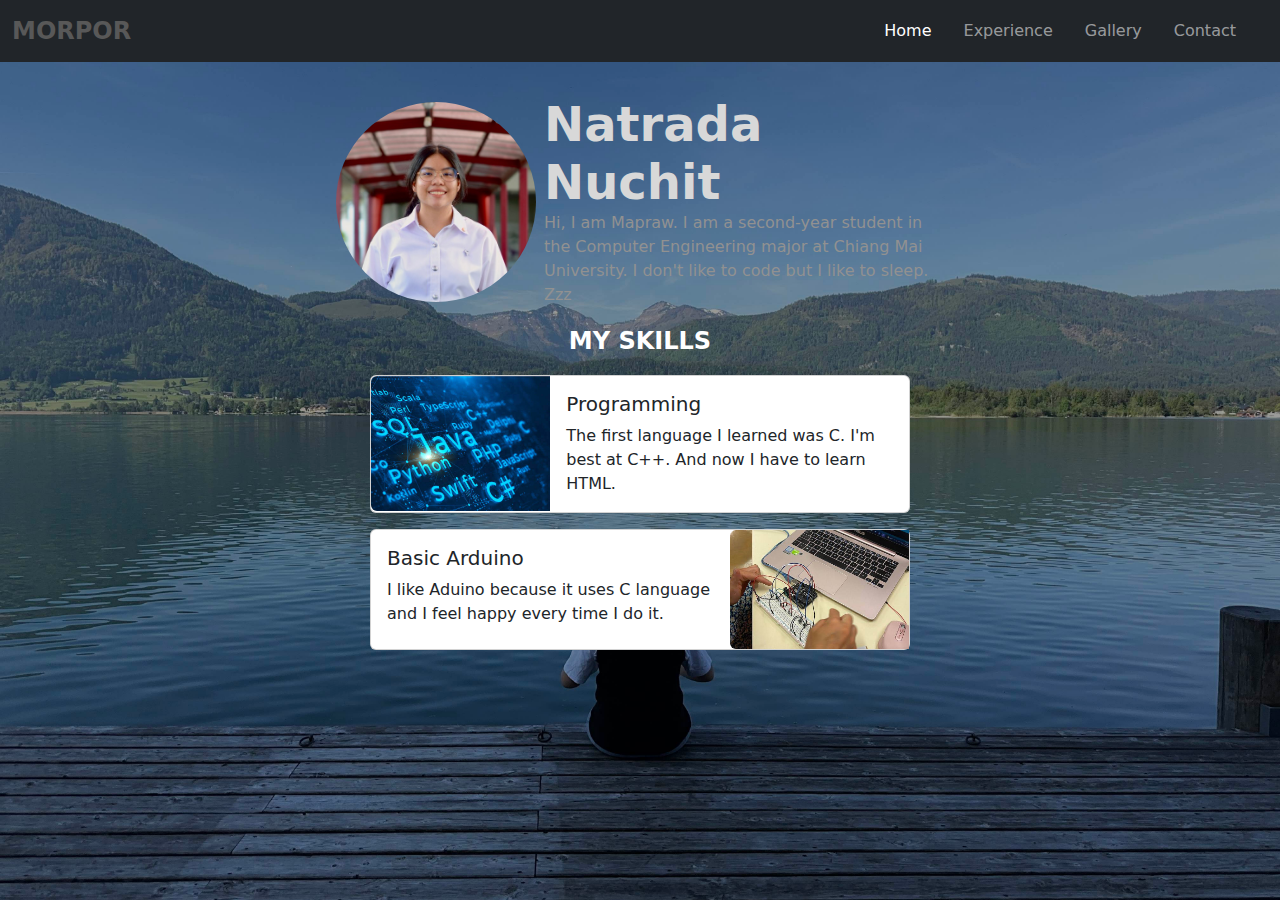
<file: index.html>
<!DOCTYPE html>
<html lang="en">
  <head>
    <meta charset="UTF-8" />
    <meta name="viewport" content="width=device-width, initial-scale=1.0" />
    <title>My Portfolio</title>
    <link href="https://cdn.jsdelivr.net/npm/bootstrap@5.3.3/dist/css/bootstrap.min.css" rel="stylesheet" integrity="sha384-QWTKZyjpPEjISv5WaRU9OFeRpok6YctnYmDr5pNlyT2bRjXh0JMhjY6hW+ALEwIH" crossorigin="anonymous">
    <script src="https://cdn.jsdelivr.net/npm/bootstrap@5.3.3/dist/js/bootstrap.bundle.min.js" integrity="sha384-YvpcrYf0tY3lHB60NNkmXc5s9fDVZLESaAA55NDzOxhy9GkcIdslK1eN7N6jIeHz" crossorigin="anonymous"></script>
    <link rel="stylesheet" href="style.css">
  </head>

  <body>

    <div>
      <nav class="navbar navbar-expand-lg bg-dark navbar-dark fixed-top">
        <div class="container-fluid">
          <a class="navbar-brand fs-4 fw-bold" style="color: rgb(88, 88, 88);" href="./index.html">MORPOR</a>

          <button class="navbar-toggler shadow-none border-0" type="button" data-bs-toggle="offcanvas" data-bs-target="#offcanvasNavbar" aria-controls="offcanvasNavbar" aria-label="Toggle navigation">
            <span class="navbar-toggler-icon"></span>
          </button>

          <div class="sidebar offcanvas offcanvas-start" tabindex="-1" id="offcanvasNavbar" aria-labelledby="offcanvasNavbarLabel">
            
            <div class="offcanvas-header border-bottom text-white">
              <h5 class="offcanvas-title" id="offcanvasNavbarLabel">MORPOR</h5>
              <button type="button" class="btn-close btn-close-white" data-bs-dismiss="offcanvas" aria-label="Close"></button>
            </div>

            <div class="offcanvas-body">
              <ul class="navbar-nav justify-content-end flex-grow-1 pe-3">
                <li class="nav-item">
                  <a class="nav-link active mx-2" aria-current="page" href="./index.html">Home</a>
                </li>
                <li class="nav-item">
                  <a class="nav-link mx-2" href="./exp.html">Experience</a>
                </li>
                <li class="nav-item">
                  <a class="nav-link mx-2" href="./gall.html">Gallery</a>
                </li>
                <li class="nav-item">
                  <a class="nav-link mx-2" href="./cont.html">Contact</a>
                </li>
                
            </div>
          </div>
        </div>
      </nav>
    </div>

    <div style="height: 2rem;"></div>

    <div class="d-flex align-items-center p-3 mx-auto mt-5 " style="max-width: 40rem;">
      <div><img src="./img/mypro.png" class="rounded-circle" width="200" height="200" style="object-fit: cover;"></div>
      <div class="">
        <div class="display-5 mx-2 fw-bold " style="color: rgb(216, 216, 216);">Natrada Nuchit</div>
        <div class="d-none d-sm-block display-7 mx-2 " style="color: rgb(145, 145, 145);">Hi, I am Mapraw. I am a second-year student in the Computer Engineering major at Chiang Mai University. I don't like to code but I like to sleep. Zzz</div>
      </div>
    </div>

    <p class="text-center fs-4 mx-2 fw-bold" style="color: rgb(255, 255, 255);">MY SKILLS</p>

    <div class="card mb-3 mx-auto" style="max-width: 540px;">
      <div class="row g-0">
        <div class="col-md-4 d-none d-sm-block">
          <img src="./img/pg.jpg" class="img-fluid rounded-start" width="200" height="200" style="object-fit: cover; "alt="...">
        </div>
        <div class="col-md-8">
          <div class="card-body">
            <h5 class="card-title">Programming</h5>
            <p class="card-text">The first language I learned was C. I'm best at C++. And now I have to learn HTML.</p>
          </div>
        </div>
      </div>
    </div>

    <div class="card mb-3 mx-auto" style="max-width: 540px;">
      <div class="row g-0">
        <div class="col-md-8">
          <div class="card-body">
            <h5 class="card-title">Basic Arduino</h5>
            <p class="card-text">I like Aduino because it uses C language and I feel happy every time I do it.</p>
          </div>
        </div>
        <div class="col-md-4 d-none d-sm-block">
          <img src="./img/ar.jpg" class="img-fluid rounded-start" width="200" height="200" style="object-fit: cover; "alt="...">
        </div>
      </div>
    </div>

    
  </body>
</html>
</file>
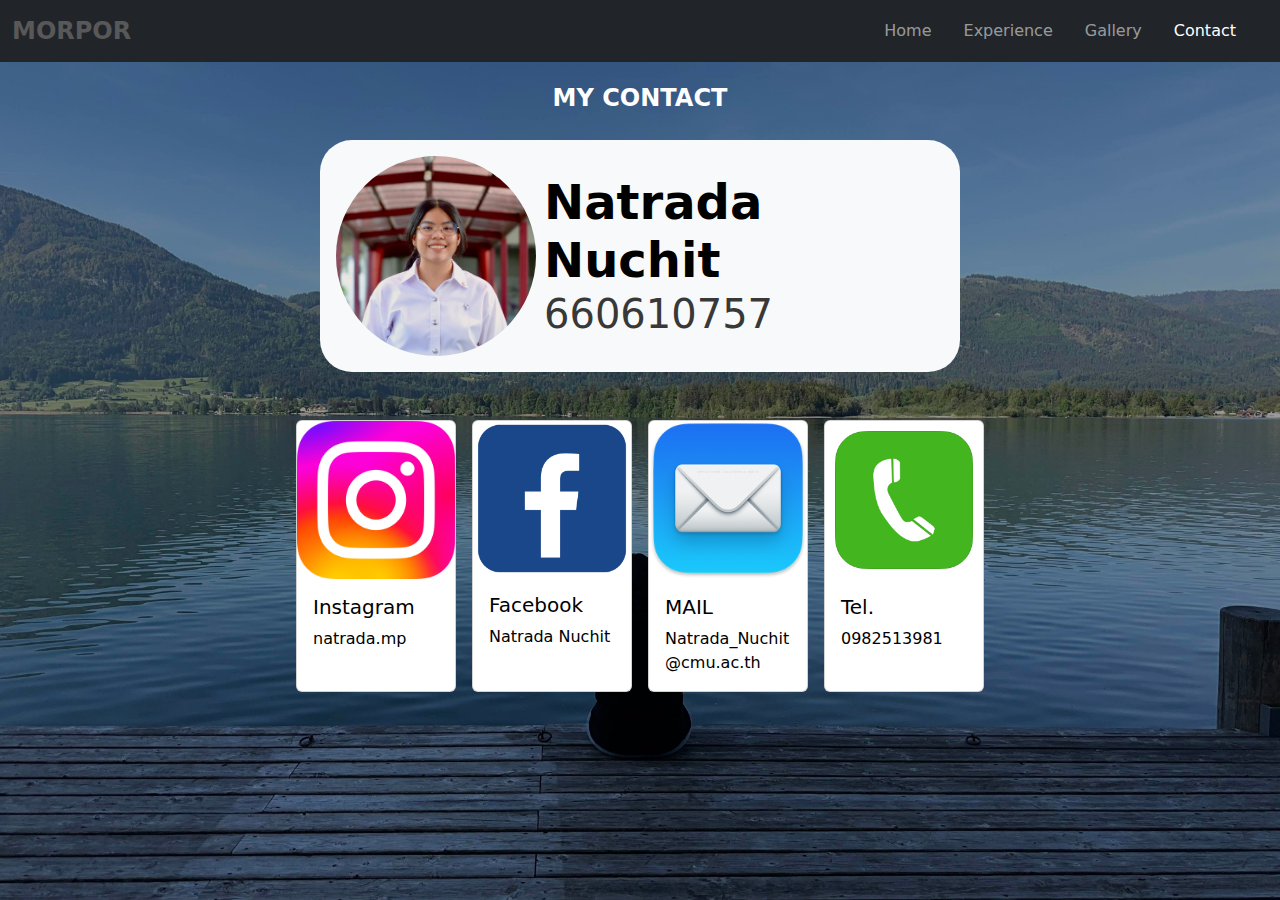
<file: cont.html>
<!DOCTYPE html>
<html lang="en">
  <head>
    <meta charset="UTF-8" />
    <meta name="viewport" content="width=device-width, initial-scale=1.0" />
    <title>My Portfolio</title>
    <link href="https://cdn.jsdelivr.net/npm/bootstrap@5.3.3/dist/css/bootstrap.min.css" rel="stylesheet" integrity="sha384-QWTKZyjpPEjISv5WaRU9OFeRpok6YctnYmDr5pNlyT2bRjXh0JMhjY6hW+ALEwIH" crossorigin="anonymous">
    <script src="https://cdn.jsdelivr.net/npm/bootstrap@5.3.3/dist/js/bootstrap.bundle.min.js" integrity="sha384-YvpcrYf0tY3lHB60NNkmXc5s9fDVZLESaAA55NDzOxhy9GkcIdslK1eN7N6jIeHz" crossorigin="anonymous"></script>
    <link rel="stylesheet" href="style.css">
  </head>

  <body>

    <div>
      <nav class="navbar navbar-expand-lg bg-dark navbar-dark fixed-top">
        <div class="container-fluid">
          <a class="navbar-brand fs-4 fw-bold" style="color: rgb(88, 88, 88);" href="./index.html">MORPOR</a>

          <button class="navbar-toggler shadow-none border-0" type="button" data-bs-toggle="offcanvas" data-bs-target="#offcanvasNavbar" aria-controls="offcanvasNavbar" aria-label="Toggle navigation">
            <span class="navbar-toggler-icon"></span>
          </button>

          <div class="sidebar offcanvas offcanvas-start" tabindex="-1" id="offcanvasNavbar" aria-labelledby="offcanvasNavbarLabel">
            
            <div class="offcanvas-header border-bottom text-white">
              <h5 class="offcanvas-title" id="offcanvasNavbarLabel">MORPOR</h5>
              <button type="button" class="btn-close btn-close-white" data-bs-dismiss="offcanvas" aria-label="Close"></button>
            </div>

            <div class="offcanvas-body">
              <ul class="navbar-nav justify-content-end flex-grow-1 pe-3">
                <li class="nav-item">
                  <a class="nav-link mx-2" aria-current="page" href="./index.html">Home</a>
                </li>
                <li class="nav-item">
                  <a class="nav-link mx-2" href="./exp.html">Experience</a>
                </li>
                <li class="nav-item">
                  <a class="nav-link mx-2" href="./gall.html">Gallery</a>
                </li>
                <li class="nav-item">
                  <a class="nav-link active mx-2" href="./cont.html">Contact</a>
                </li>
                
            </div>
          </div>
        </div>
      </nav>
    </div>

    <div style="height: 5rem;"></div>

    <p class="text-center fs-4 mx-2 fw-bold" style="color: rgb(255, 255, 255);">MY CONTACT</p>

    <!-- <div class="cont">
        <h3>NATRADA NUCHIT</h3><br>
        <h5>660610757</h5><br>
        <h2>IG :  <a href="https://www.instagram.com/natrada.mp?igsh=cGMzbTZrN2x1aGFl&utm_source=qr">natrada.mp</a></h2><br>
        <h2>MAIL : <a href="mailto:Natrada_Nuchit@cmu.ac.th">Natrada_Nuchit@cmu.ac.th</a> </h2><br>
        <h2>FB :  <a href="https://www.facebook.com/share/n8nhixCfcBvfqXmi/?mibextid=LQQJ4d">Natrada Nuchit</a></h2><br>
        <h2>TEL : 0982513981</h2><br>
    </div> -->

    <div class="d-flex align-items-center p-3 mx-auto mt-4 bg-light rounded-5" style="max-width: 40rem;">
        <div><img src="./img/mypro.png" class="rounded-circle" width="200" height="200" style="object-fit: cover;"></div>
        <div class="">
          <div class="display-5 mx-2 fw-bold " style="color: rgb(0, 0, 0);">Natrada Nuchit</div>
          <div class="d-none d-sm-block display-6 mx-2 " style="color: rgb(56, 56, 56);">660610757</div>
        </div>
    </div>

    <div style="height: 3rem;"></div>

    <div class="d-flex justify-content-center gap-3 mb-5">
        <div class="card" style="width: 10rem;">
            <a href="https://www.instagram.com/natrada.mp?igsh=cGMzbTZrN2x1aGFl&utm_source=qr" ><img src="./img/ig.png" class="card-img-top" alt="...">
            <div class="card-body text-black">
            <h5 class="card-title">Instagram</h5>
            <p class="card-text">natrada.mp</p>
            </div></a>
        </div>

        <div class="card" style="width: 10rem;">
            <a href="https://www.facebook.com/share/n8nhixCfcBvfqXmi/?mibextid=LQQJ4d" ><img src="./img/fb.png" class="card-img-top" alt="...">
            <div class="card-body text-black">
            <h5 class="card-title">Facebook</h5>
            <p class="card-text">Natrada Nuchit</p>
            </div></a>
        </div>

        <div class="card" style="width: 10rem;">
            <a href="mailto:Natrada_Nuchit@cmu.ac.th" ><img src="./img/mail.png" class="card-img-top" alt="...">
            <div class="card-body text-black">
            <h5 class="card-title">MAIL</h5>
            <p class="card-text">Natrada_Nuchit@cmu.ac.th</p>
            </div></a>
        </div>

        <div class="card" style="width: 10rem;">
            <img src="./img/tel.png" class="card-img-top" alt="...">
            <div class="card-body text-black">
            <h5 class="card-title">Tel.</h5>
            <p class="card-text">0982513981</p>
            </div>
        </div>
    </div>
    

  </body>
</html>
</file>
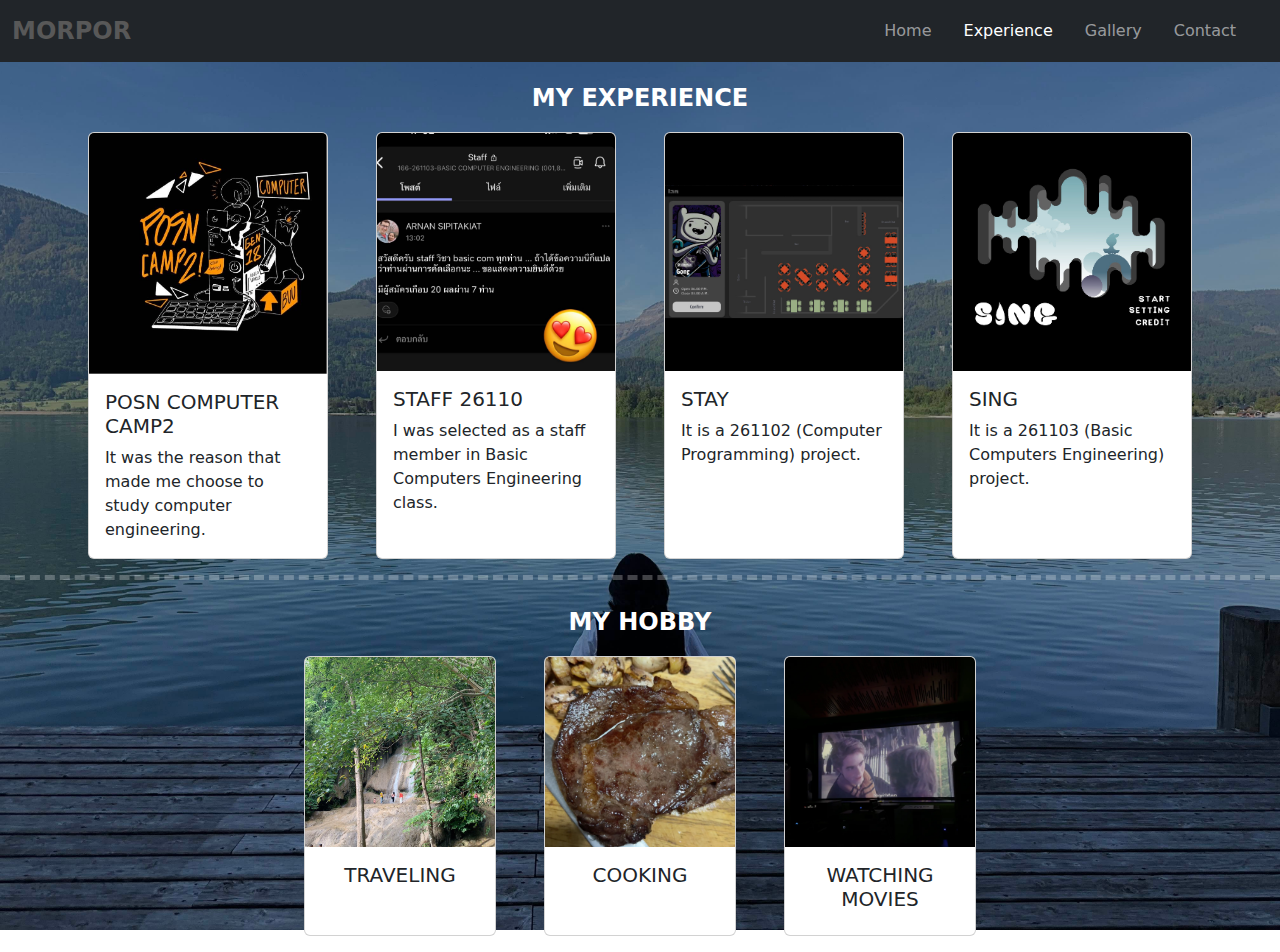
<file: exp.html>
<!DOCTYPE html>
<html lang="en">
  <head>
    <meta charset="UTF-8" />
    <meta name="viewport" content="width=device-width, initial-scale=1.0" />
    <title>My Portfolio</title>
    <link href="https://cdn.jsdelivr.net/npm/bootstrap@5.3.3/dist/css/bootstrap.min.css" rel="stylesheet" integrity="sha384-QWTKZyjpPEjISv5WaRU9OFeRpok6YctnYmDr5pNlyT2bRjXh0JMhjY6hW+ALEwIH" crossorigin="anonymous">
    <script src="https://cdn.jsdelivr.net/npm/bootstrap@5.3.3/dist/js/bootstrap.bundle.min.js" integrity="sha384-YvpcrYf0tY3lHB60NNkmXc5s9fDVZLESaAA55NDzOxhy9GkcIdslK1eN7N6jIeHz" crossorigin="anonymous"></script>
    <link rel="stylesheet" href="style.css">
  </head>

  <body>

    <div>
      <nav class="navbar navbar-expand-lg bg-dark navbar-dark fixed-top">
        <div class="container-fluid">
          <a class="navbar-brand fs-4 fw-bold" style="color: rgb(88, 88, 88);" href="./index.html">MORPOR</a>

          <button class="navbar-toggler shadow-none border-0" type="button" data-bs-toggle="offcanvas" data-bs-target="#offcanvasNavbar" aria-controls="offcanvasNavbar" aria-label="Toggle navigation">
            <span class="navbar-toggler-icon"></span>
          </button>

          <div class="sidebar offcanvas offcanvas-start" tabindex="-1" id="offcanvasNavbar" aria-labelledby="offcanvasNavbarLabel">
            
            <div class="offcanvas-header border-bottom text-white">
              <h5 class="offcanvas-title" id="offcanvasNavbarLabel">MORPOR</h5>
              <button type="button" class="btn-close btn-close-white" data-bs-dismiss="offcanvas" aria-label="Close"></button>
            </div>

            <div class="offcanvas-body">
              <ul class="navbar-nav justify-content-end flex-grow-1 pe-3">
                <li class="nav-item">
                  <a class="nav-link mx-2" aria-current="page" href="./index.html">Home</a>
                </li>
                <li class="nav-item">
                  <a class="nav-link active mx-2" href="./exp.html">Experience</a>
                </li>
                <li class="nav-item">
                  <a class="nav-link mx-2" href="./gall.html">Gallery</a>
                </li>
                <li class="nav-item">
                  <a class="nav-link mx-2" href="./cont.html">Contact</a>
                </li>
                
            </div>
          </div>
        </div>
      </nav>
    </div>

    <div style="height: 5rem;"></div>

    <p class="text-center fs-4 mx-2 fw-bold" style="color: rgb(255, 255, 255);">MY EXPERIENCE</p>

    <div class="d-flex justify-content-center gap-5 flex-wrap mb-3">

        <div class="card" style="width: 15rem;">
            <img src="./img/POSN.jpg" style="object-fit: cover; width: 200; height: 200;" class="card-img-top" alt="...">
            <div class="card-body">
            <h5 class="card-title">POSN COMPUTER CAMP2</h5>
            <p class="card-text">It was the reason that made me choose to study computer engineering.</p>
            </div>
        </div>  
        
        <div class="card" style="width: 15rem;">
            <img src="./img/TA.png" style="object-fit: cover; width: 200; height: 200;" class="card-img-top" alt="...">
            <div class="card-body">
            <h5 class="card-title">STAFF 26110</h5>
            <p class="card-text">I was selected as a staff member in Basic Computers Engineering class.</p>
            </div>
        </div>   

        <div class="card" style="width: 15rem;">
            <img src="./img/STAY.png" style="object-fit: fill; width: 200; height: 200;" class="card-img-top" alt="...">
            <div class="card-body">
            <h5 class="card-title">STAY</h5>
            <p class="card-text">It is a 261102 (Computer Programming) project.</p>
            </div>
        </div>   

        <div class="card" style="width: 15rem;">
            <img src="./img/sing.png" style="object-fit: cover; width: 200; height: 200;" class="card-img-top" alt="...">
            <div class="card-body">
            <h5 class="card-title">SING</h5>
            <p class="card-text">It is a 261103 (Basic Computers Engineering) project.</p>
            </div>
        </div>   

    </div>
    
    <hr style="border-top: 5px dashed white;">

    <div style="height: 0.5rem;"></div>

    <p class="text-center fs-4 mx-2 fw-bold" style="color: rgb(255, 255, 255);">MY HOBBY</p>

    <div class="d-flex justify-content-center gap-5 flex-wrap mb-3">

        <div class="card" style="width: 12rem;">
            <img src="./img/TRAVEL.jpg" style="object-fit: cover; width: 200; height: 200;" class="card-img-top" alt="...">
            <div class="card-body">
            <h5 class="card-title text-center">TRAVELING</h5>
            </div>
        </div>  
        
        <div class="card" style="width: 12rem;">
            <img src="./img/cooking.png" style="object-fit: cover; width: 200; height: 200;" class="card-img-top" alt="...">
            <div class="card-body">
            <h5 class="card-title text-center">COOKING</h5>
            </div>
        </div>  

        <div class="card" style="width: 12rem;">
            <img src="./img/movie.png" style="object-fit: cover; width: 200; height: 200;" class="card-img-top" alt="...">
            <div class="card-body">
            <h5 class="card-title text-center">WATCHING MOVIES</h5>
            </div>
        </div>  

    </div>

  </body>
</html>
</file>
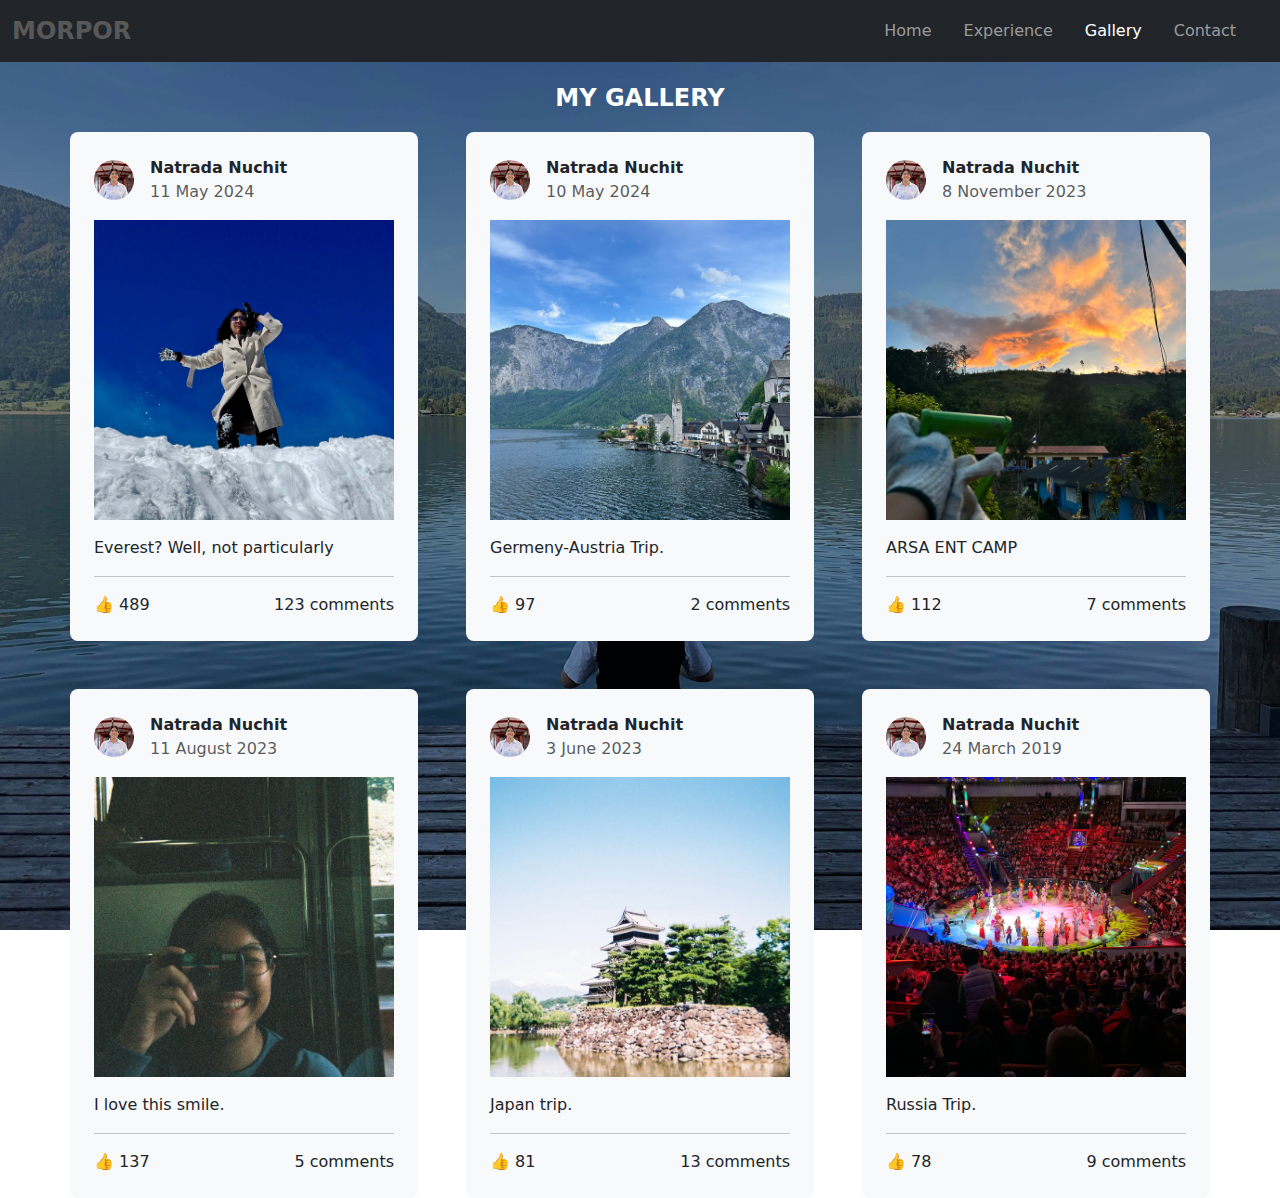
<file: gall.html>
<!DOCTYPE html>
<html lang="en">
  <head>
    <meta charset="UTF-8" />
    <meta name="viewport" content="width=device-width, initial-scale=1.0" />
    <title>My Portfolio</title>
    <link href="https://cdn.jsdelivr.net/npm/bootstrap@5.3.3/dist/css/bootstrap.min.css" rel="stylesheet" integrity="sha384-QWTKZyjpPEjISv5WaRU9OFeRpok6YctnYmDr5pNlyT2bRjXh0JMhjY6hW+ALEwIH" crossorigin="anonymous">
    <script src="https://cdn.jsdelivr.net/npm/bootstrap@5.3.3/dist/js/bootstrap.bundle.min.js" integrity="sha384-YvpcrYf0tY3lHB60NNkmXc5s9fDVZLESaAA55NDzOxhy9GkcIdslK1eN7N6jIeHz" crossorigin="anonymous"></script>
    <link rel="stylesheet" href="style.css">
  </head>

  <body>

    <div>
      <nav class="navbar navbar-expand-lg bg-dark navbar-dark fixed-top">
        <div class="container-fluid">
          <a class="navbar-brand fs-4 fw-bold" style="color: rgb(88, 88, 88);" href="./index.html">MORPOR</a>

          <button class="navbar-toggler shadow-none border-0" type="button" data-bs-toggle="offcanvas" data-bs-target="#offcanvasNavbar" aria-controls="offcanvasNavbar" aria-label="Toggle navigation">
            <span class="navbar-toggler-icon"></span>
          </button>

          <div class="sidebar offcanvas offcanvas-start" tabindex="-1" id="offcanvasNavbar" aria-labelledby="offcanvasNavbarLabel">
            
            <div class="offcanvas-header border-bottom text-white">
              <h5 class="offcanvas-title" id="offcanvasNavbarLabel">MORPOR</h5>
              <button type="button" class="btn-close btn-close-white" data-bs-dismiss="offcanvas" aria-label="Close"></button>
            </div>

            <div class="offcanvas-body">
              <ul class="navbar-nav justify-content-end flex-grow-1 pe-3">
                <li class="nav-item">
                  <a class="nav-link mx-2" aria-current="page" href="./index.html">Home</a>
                </li>
                <li class="nav-item">
                  <a class="nav-link mx-2" href="./exp.html">Experience</a>
                </li>
                <li class="nav-item">
                  <a class="nav-link active mx-2" href="./gall.html">Gallery</a>
                </li>
                <li class="nav-item">
                  <a class="nav-link mx-2" href="./cont.html">Contact</a>
                </li>
                
            </div>
          </div>
        </div>
      </nav>
    </div>

    <div style="height: 5rem;"></div>

    <p class="text-center fs-4 mx-2 fw-bold" style="color: rgb(255, 255, 255);">MY GALLERY</p>

    <div class="d-flex flex-wrap justify-content-center gap-5">
        
        <div class="bg-light p-4 rounded-3" style="max-width: 32rem;">
            <div class="d-flex gap-3 align-items-center">
            <img src="./img/mypro.png" width="40px" height="40px" class="rounded-circle" />
            
            <div>
                <div class="fw-bold">Natrada Nuchit</div>
                <div class="text-muted">11 May 2024</div>
            </div>
    
            </div>

            <div class="d-flex gap-3 justify-content-center mt-3">
                <img src="./img/ev.png" width="300px" height="300px" class="" />
            </div>

            <div class="my-3">Everest? Well, not particularly</div>
    
            <hr>
    
            <div class="d-flex">
            <div class="me-auto">👍 489</div>
            <div>123 comments</div>
            </div>
    
        </div>    

        <div class="bg-light p-4 rounded-3" style="max-width: 32rem;">
            <div class="d-flex gap-3 align-items-center">
            <img src="./img/mypro.png" width="40px" height="40px" class="rounded-circle" />
            
            <div>
                <div class="fw-bold">Natrada Nuchit</div>
                <div class="text-muted">10 May 2024</div>
            </div>
    
            </div>

            <div class="d-flex gap-3 justify-content-center mt-3">
                <img src="./img/gmn.png" width="300px" height="300px" class="" />
            </div>

            <div class="my-3">Germeny-Austria Trip.</div>
    
            <hr>
    
            <div class="d-flex">
            <div class="me-auto">👍 97</div>
            <div>2 comments</div>
            </div>
    
        </div>  

        <div class="bg-light p-4 rounded-3" style="max-width: 32rem;">
            <div class="d-flex gap-3 align-items-center">
            <img src="./img/mypro.png" width="40px" height="40px" class="rounded-circle" />
            
            <div>
                <div class="fw-bold">Natrada Nuchit</div>
                <div class="text-muted">8 November 2023</div>
            </div>
    
            </div>

            <div class="d-flex gap-3 justify-content-center mt-3">
                <img src="./img/rsa.png" width="300px" height="300px" class="" />
            </div>

            <div class="my-3">ARSA ENT CAMP </div>
    
            <hr>
    
            <div class="d-flex">
            <div class="me-auto">👍 112</div>
            <div>7 comments</div>
            </div>
    
        </div>  

        <div class="bg-light p-4 rounded-3" style="max-width: 32rem;">
            <div class="d-flex gap-3 align-items-center">
            <img src="./img/mypro.png" width="40px" height="40px" class="rounded-circle" />
            
            <div>
                <div class="fw-bold">Natrada Nuchit</div>
                <div class="text-muted">11 August 2023</div>
            </div>
    
            </div>

            <div class="d-flex gap-3 justify-content-center mt-3">
                <img src="./img/smile.png" width="300px" height="300px" class="" />
            </div>

            <div class="my-3">I love this smile.</div>
    
            <hr>
    
            <div class="d-flex">
            <div class="me-auto">👍 137</div>
            <div>5 comments</div>
            </div>
    
        </div>  

        <div class="bg-light p-4 rounded-3" style="max-width: 32rem;">
            <div class="d-flex gap-3 align-items-center">
            <img src="./img/mypro.png" width="40px" height="40px" class="rounded-circle" />
            
            <div>
                <div class="fw-bold">Natrada Nuchit</div>
                <div class="text-muted">3 June 2023</div>
            </div>
    
            </div>

            <div class="d-flex gap-3 justify-content-center mt-3">
                <img src="./img/jp.png" width="300px" height="300px" class="" />
            </div>

            <div class="my-3">Japan trip.</div>
    
            <hr>
    
            <div class="d-flex">
            <div class="me-auto">👍 81</div>
            <div>13 comments</div>
            </div>
    
        </div>  

        <div class="bg-light p-4 rounded-3" style="max-width: 32rem;">
            <div class="d-flex gap-3 align-items-center">
            <img src="./img/mypro.png" width="40px" height="40px" class="rounded-circle" />
            
            <div>
                <div class="fw-bold">Natrada Nuchit</div>
                <div class="text-muted">24 March 2019</div>
            </div>
    
            </div>

            <div class="d-flex gap-3 justify-content-center mt-3">
                <img src="./img/rs.png" width="300px" height="300px" class="" />
            </div>

            <div class="my-3">Russia Trip.</div>
    
            <hr>
    
            <div class="d-flex">
            <div class="me-auto">👍 78</div>
            <div>9 comments</div>
            </div>
    
        </div>  

        
    </div>
    

  </body>
</html>
</file>
<file: style.css>
body{
    background : url('./img/BG.jpg') no-repeat;
    background-attachment: fixed;
    background-size: cover;
    background-position: center;
}

@media (max-width: 991px){
    .sidebar {
        background-color: rgba(255,255,255,0.3);
        backdrop-filter: blur(10px);
    }
}

a{
    text-decoration: none;
}
</file>
